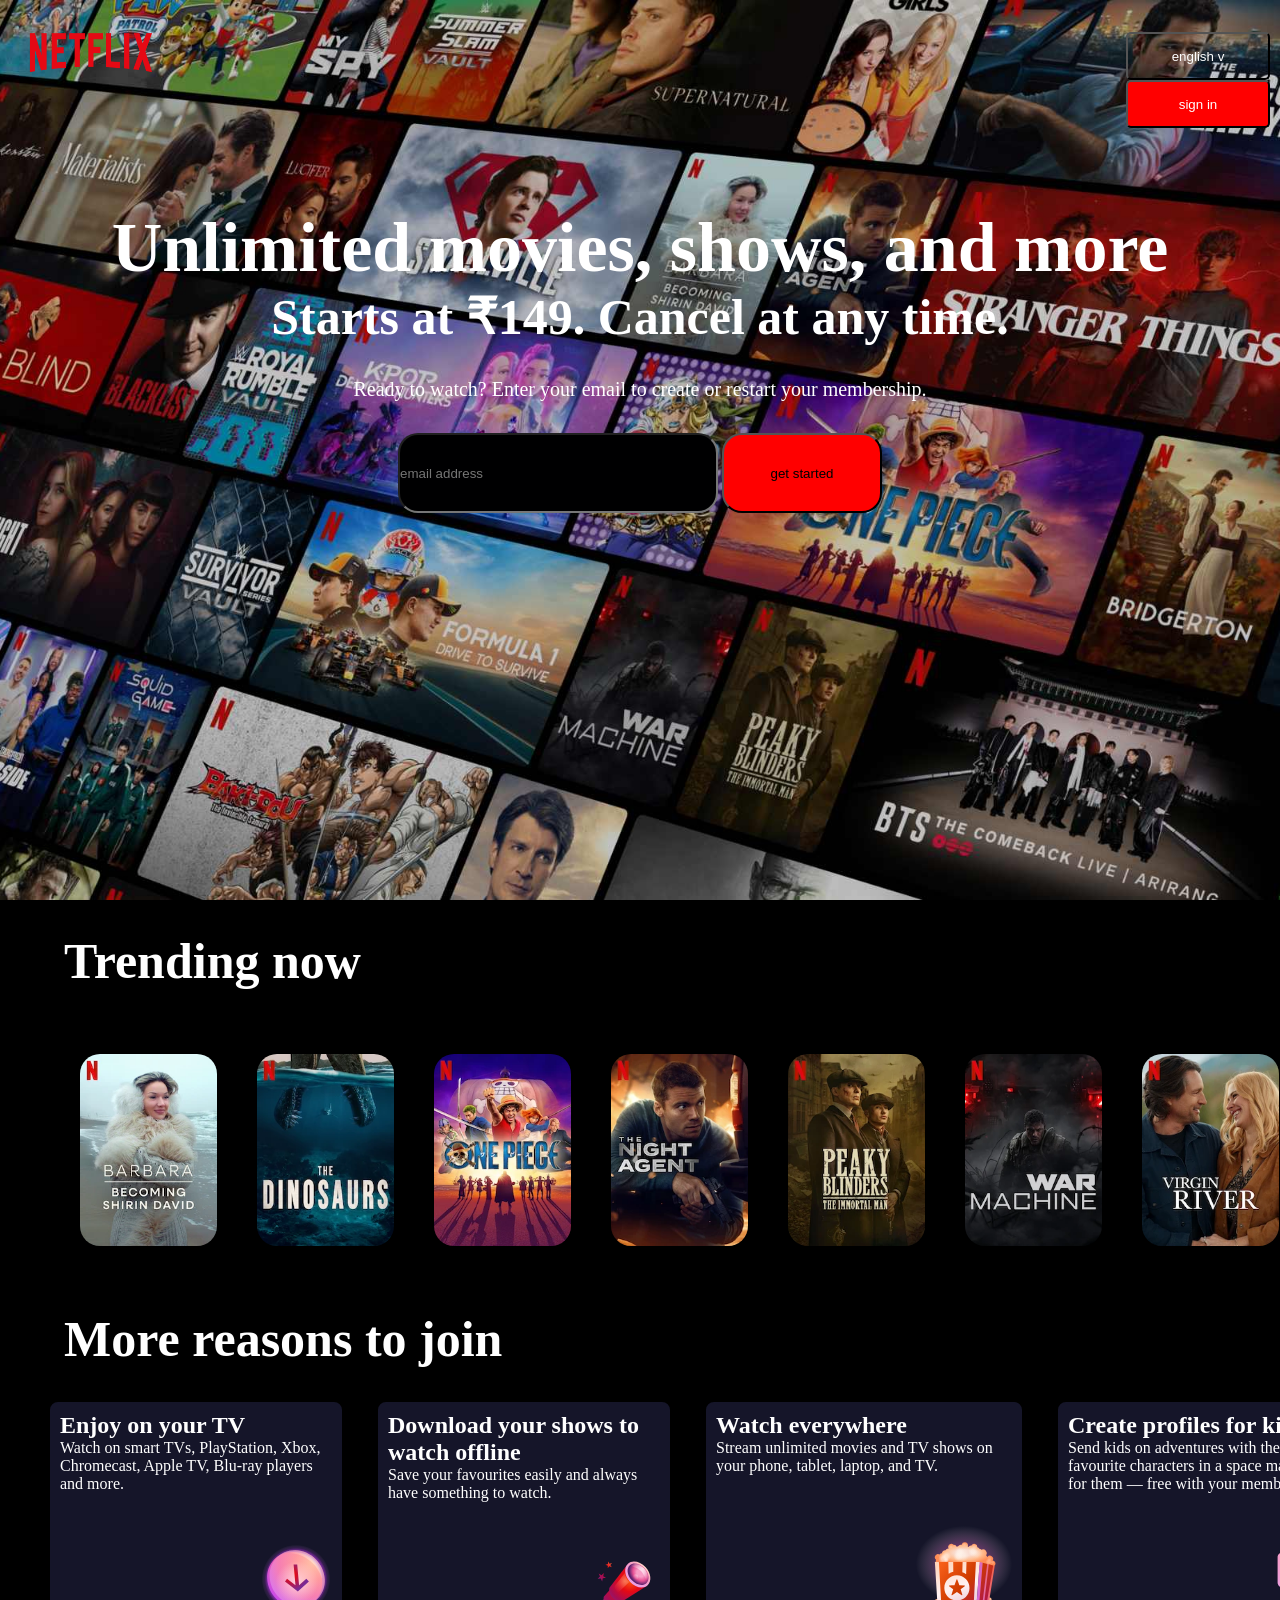
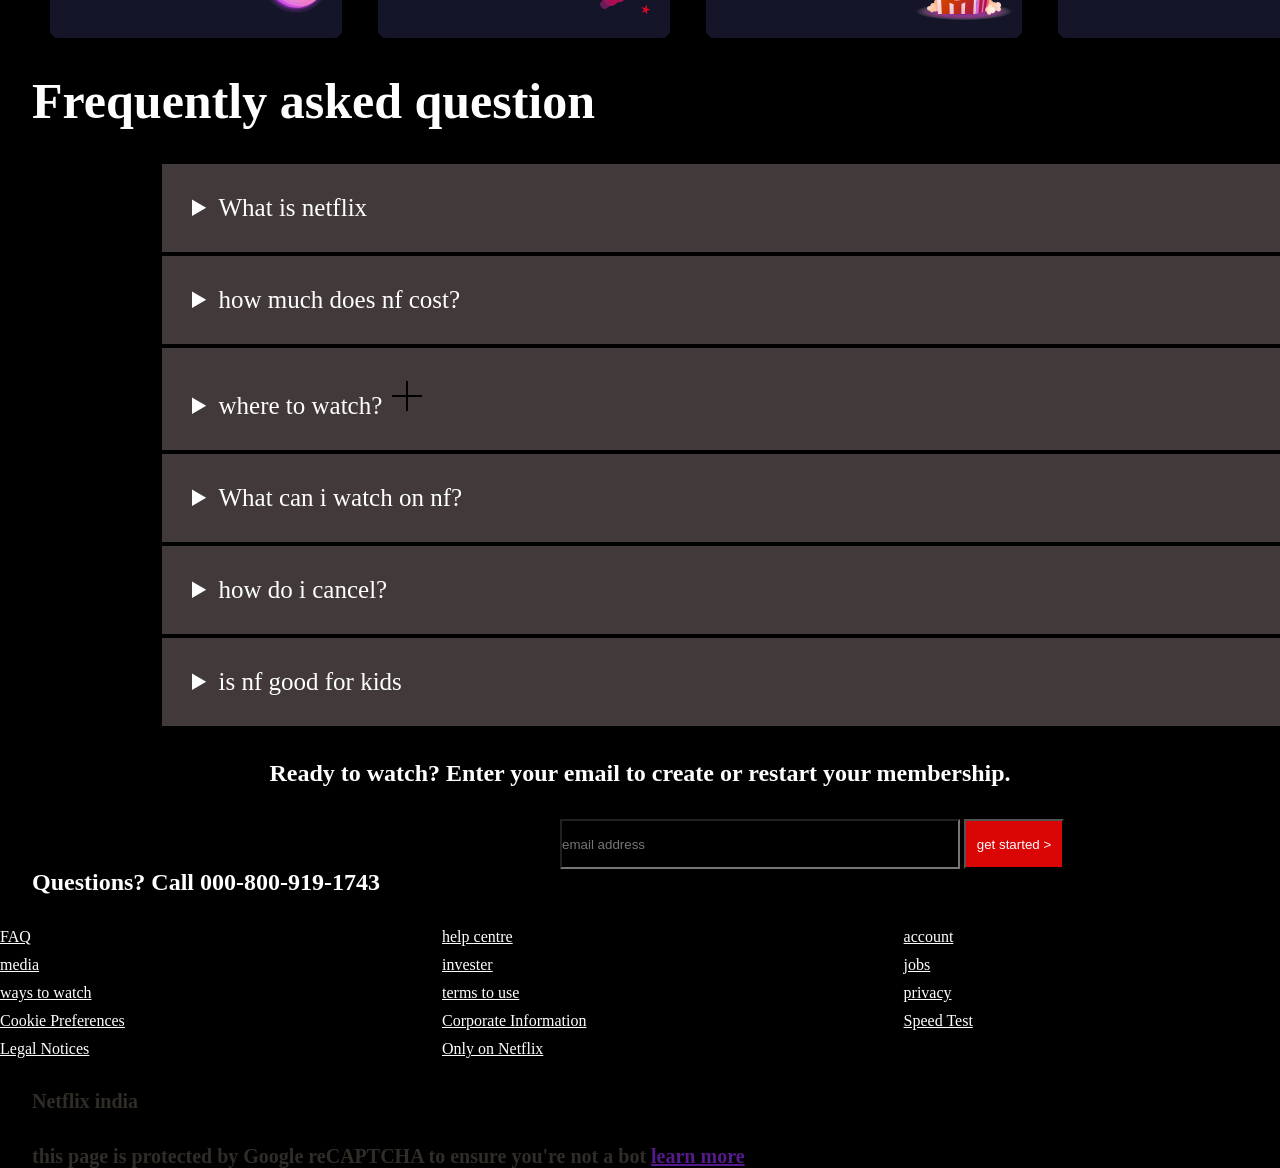
<file: netflex/index.html>
<!DOCTYPE html>
<html lang="en">
<head>
    <meta charset="UTF-8">
    <meta name="viewport" content="width=device-width, initial-scale=1.0">
    <title>Document</title>
    <link rel="stylesheet" href="./style.css">
    <style>
        .box{
            width: 350px;
            border: 2px solid black;
            border-radius: 10px;
            padding: 10px;
            background-color: rgb(21, 21, 41);
        }
        .box1{
            width: 1200px;
            border: 2px solid black;
            padding: 30px;
            background-color: rgb(66, 58, 58);
            margin-left: 10rem;
            font-size: 25px;
            
        }
    </style>
</head>
<body>
  
    <header class="header">
          <nav>
        <div >
            <img src="./img/toppng.com-netflix-logo-2560x1440.png" alt="" class="logo">
        </div>
        <div class="navopt">
            <button class="opt">english v</button>
            <button class="opt1">sign in</button>
        </div>
    </nav>
    <section class="headers">
         <h1 class="h1">Unlimited movies, shows, and more</h1>
        <h3 class="h3">Starts at ₹149. Cancel at any time.</h3>
        <p>Ready to watch? Enter your email to create or restart your membership.</p>
        <div>
            <input class="butt" type="email" placeholder="email address">
        <button class="start">get started</button>
        </div>
        </section>
       </header>
        <main>
        <section>
        <h1 class="tit">Trending now</h1>
        <div class="imgs">
            <img class="movies" src="./img/AAAABaPwe1vzKUqdC6VVptzek-lSQBFXKrc2zWbwmhrb27L8Y23UIJlr0YIDPtnLF07soUQRPtnvDnZz5A99Y89mWd_deQoEmhqBl9OsGN9J6RDkVegvZXErZ8hCFGxvdGCRAPSh (1).webp" alt="">
            <img class="movies" src="./img/AAAABdwCN-UVqh_lpZO7YK7_u9m6BhZ1DRa6dKnrtB5iZk7crXNrHOj9KCL0KzBA8uWTAViq0wN6mn6OlZsDKe6_m3L0oV_XTREURwX9LQLHfnZfqyA-66rLWi4FN_y-7Kz5Crp8.webp" alt="">
            <img class="movies"  src="./img/AAAABcwMiAXNKvtzgN1Kx06ht1pT-yTXiVSQy0BKogrxRHkSiGZlRtWZbq2ROt1kkWqfM2PWVvgDNFMw73KTzVFP0dnMIY1MsQEVJIeBdS5U2PG52vbiBsX9ajBuOg6ZrWR1H_X-.webp" alt="">
            <img class="movies"  src="./img/AAAABd8ThhhZFczQuxhXg-s_mbY8I_nTg5ql8aqeKL3dGHDVWATazJ2WZw8joFUCT9fj6px3Uev34xyJFwrDo6J8L361vCM59aHJA6jGALni1U_pkGLwPamI59RMyriKxPkOcKEK.webp" alt="">
            <img class="movies"  src="./img/AAAABYZ5bqeqtOKJ-F_hpaLsJ1pvX5X1tQ0ULofSzrh0JLkMC4rjRXl0OiSq1UPEbB8uJWqFTkcPD2hLLePb304vbP1-bgpDr3mg-3zZk7X5zpr-6EHj7cKPS9tqO54Nb7IZCL0A.webp" alt="">
            <img class="movies" src="./img/AAAABT79Mi0iWWtYi-57TpyWlexVfLyGglHcQknKS_qF5RsRxldAflHZj1RiYT6895R-ssNAnKe-QpJV7de--OtapTkh6sGbuDOHCkq0XFA4_KVWvWDCn9_Ff9P-i2cGkBINRLBN.webp" alt="">
            <img class="movies" src="./img/AAAABe_LT7cNuIz9k1WP6obqpCAkzYSyQXfCKcznlnN85vh9hGrEgeslstSNxjHs35EILPk9CHAyErBcck1jt-VdfAf4eNU1HHQapsiqfm6dPzt_JghfZOdb0fLDcG_RQaVzRODk.webp" alt="">
            <img class="movies" src="./img/AAAABT79Mi0iWWtYi-57TpyWlexVfLyGglHcQknKS_qF5RsRxldAflHZj1RiYT6895R-ssNAnKe-QpJV7de--OtapTkh6sGbuDOHCkq0XFA4_KVWvWDCn9_Ff9P-i2cGkBINRLBN.webp" alt="">
            </section>
            <h1 class="head">More reasons to join</h1>
            <section class="featers">
               
                <div class="box">

                    <h1>Enjoy on your TV</h1>
                    <p>Watch on smart TVs, PlayStation, Xbox, Chromecast, Apple TV, Blu-ray players and more.</p>
                    <img src="./img/09a00f8c-6f67-4d0c-8c07-ac5b1426a3b1.svg" alt="">
                </div >
                <div class="box">
                    <h1>Download your shows to watch offline</h1>
                    <p>Save your favourites easily and always have something to watch.</p>
                    <img src="./img/879fb046-c0f9-4c07-aaa7-558248e138ff.svg" alt="">
                </div>
                <div class="box">
                    <h1>Watch everywhere</h1>
                    <p>Stream unlimited movies and TV shows on your phone, tablet, laptop, and TV.</p>
                    <img src="./img/8aa895fc-6528-4bbf-aa37-0634ec6c16f7.svg" alt="">
                </div>
                <div class="box">
                    <h1>Create profiles for kids</h1>
                    <p>Send kids on adventures with their favourite characters in a space made just for them — free with your membership.</p>
                    <img src="./img/8ce231fd-e261-4fb3-97dc-baa82702451a.svg" alt="">
                </div>
            </section>
                   <h1 class="head1">Frequently asked question</h1>
            <section class="questions">
                <details class="box1">
                    <summary>What is netflix</summary>
                    Netflix is a streaming service that offers a wide variety of award-winning TV shows, movies, anime, documentaries and more – on thousands of internet-connected devices.
                    You can watch as much as you want, whenever you want, without a single ad – all for one low monthly price. There's always something new to discover, and new TV shows and movies are added every week!
                </details>
                <details class="box1">
                    <summary>how much does nf cost?</summary>
                    Watch Netflix on your smartphone, tablet, Smart TV, laptop, or streaming device, all for one fixed monthly fee. Plans range from ₹149 to ₹649/month.
                </details>
                <details class="box1">
                    <summary>where to watch?
                        <img class="plus" src="./img/998287a1-e1ec-4a8d-8e5e-f6dbc5928e40.svg" alt="">
                    </summary>
                    Watch anywhere, anytime. Sign in with your Netflix account to watch instantly on the web at netflix.com from your personal computer or on any internet-connected device that offers the Netflix app, including smart TVs, smartphones, tablets, streaming media players and game consoles.
                    You can also download your favourite shows with the iOS or Android app. Use downloads to watch while you're on the go and without an internet connection. Take Netflix with you anywhere.
                </details>
                <details class="box1">
                    <summary>What can i watch on nf?</summary>
                    Netflix is a streaming service that offers a wide variety of award-winning TV shows, movies, anime, documentaries and more – on thousands of internet-connected devices.
                    You can watch as much as you want, whenever you want, without a single ad – all for one low monthly price. There's always something new to discover, and new TV shows and movies are added every week!
                </details>
                <details class="box1">
                    <summary>how do i cancel?</summary>
                    Watch Netflix on your smartphone, tablet, Smart TV, laptop, or streaming device, all for one fixed monthly fee. Plans range from ₹149 to ₹649/month.
                </details>
                <details class="box1">
                    <summary>is nf good for kids</summary>
                    Watch anywhere, anytime. Sign in with your Netflix account to watch instantly on the web at netflix.com from your personal computer or on any internet-connected device that offers the Netflix app, including smart TVs, smartphones, tablets, streaming media players and game consoles.
                    You can also download your favourite shows with the iOS or Android app. Use downloads to watch while you're on the go and without an internet connection. Take Netflix with you anywhere.
                </details>

            </section>
            <footer>
        <section>
            <h1>Ready to watch? Enter your email to create or restart your membership.</h1>
            <div class="last">
                <input class="mail" type="email" placeholder="email address">
            <button class="startm">get started ></button>
            </div>
        </section>
        <h2 class="ll">Questions? Call 000-800-919-1743</h2>
        <section>
            <ul class="abouts">
                <li><a href="">FAQ</a></li>
                <li><a href="">help centre</a></li>
                <li><a href="">account</a></li>
                <li><a href="">media</a></li>
                <li><a href="">invester</a></li>
                <li><a href="">jobs</a></li>
                <li><a href="">ways to watch</a></li>
                <li><a href="">terms to use</a></li>
                <li><a href="">privacy</a></li>
                <li><a href="">Cookie Preferences</a></li>
                <li><a href="">Corporate Information</a></li>
                <li><a href="">Speed Test</a></li>
                <li><a href="">Legal Notices</a></li>
                <li><a href="">Only on Netflix</a></li>
            </ul>

        </section>
        <h1 class="oo">Netflix india</h1>
        <h1 class="oo">this page is protected by Google reCAPTCHA to ensure you're not a bot <a href="">learn more</a></h1>
      </footer>
      
       </main>
      
    
</body>
</html>
</file>
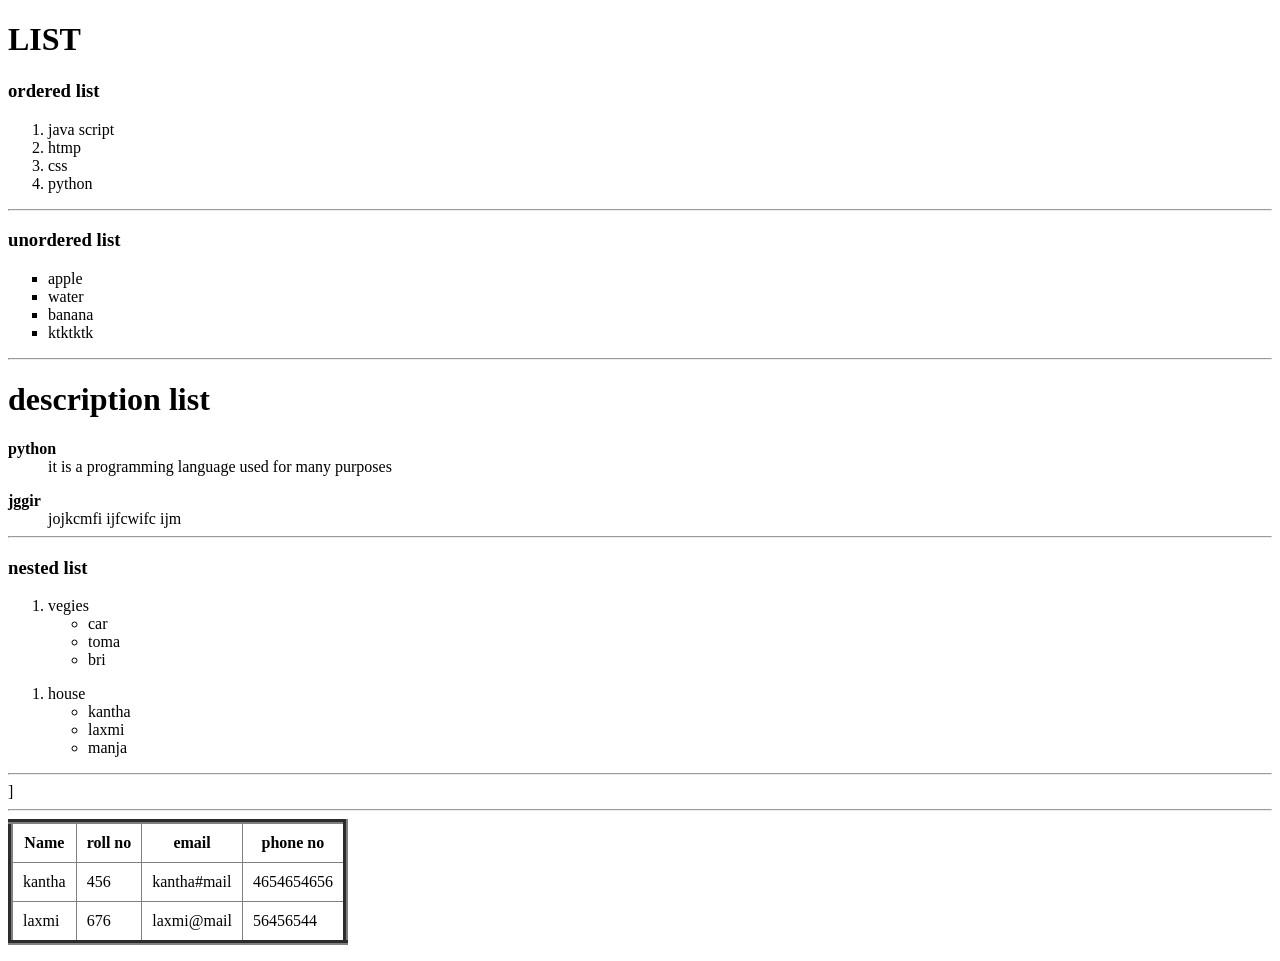
<file: day1.html>
<!DOCTYPE html>
<html lang="en">
<head>
    <meta charset="UTF-8">
    <meta name="viewport" content="width=device-width, initial-scale=1.0">
    <title>Document</title>
</head>
<body>
    <h1>LIST</h1>
    <h3>ordered list</h3>
    <ol type="1" start="">
        <!-- type= 1,A,a,I,i start = to start from where  the count should start from -->
        <li>java script</li>
        <li>htmp</li>
        <li>css</li>
        <li>python</li>
    </ol>


    <hr>

    <h3>unordered list</h3>
    <ul type="square">   
        <!-- square,circle,disc  -->
        <li>apple</li>
        <li>water</li>
        <li>banana</li>
        <li>ktktktk</li>
    </ul>

    <hr>


    <h1>description list</h1>
    <dl>
        <dt><b>python</b></dt>
        <dd>it is a programming language used for many purposes</dd>
    </dl>

<dl>
    <dt><b>jggir</b></dt>
    <dd>jojkcmfi ijfcwifc ijm</dd>

    <hr>

    <h3>nested list</h3>

    <ol>
        <li>vegies</li>
        <ul>
            <li>car</li>
            <li>toma</li>
            <li>bri</li>
        </ul>
        
    </ol>
    <ol>
        <li>house</li>
        <ul>
            <li>kantha</li>
            <li>laxmi</li>
            <li>manja</li>
        </ul>
    </ol>

    <hr>]
    <hr>


    <table border="5"  cellpadding="10" cellspacing="10" rules='all'>
        <tr>
        <th>Name</th>
        <th>roll no</th>
        <th>email</th>
        <th>phone no</th>
        </tr>
        <tr>
        <td>kantha</td>
        <td>456</td>
        <td>kantha#mail</td>
        <td>4654654656</td>
        </tr>
        <tr>
            <td>laxmi</td>
            <td>676</td>
            <td>laxmi@mail</td>
            <td>56456544</td>
        </tr>
    </table>

</dl>
</body>
</html>
</file>
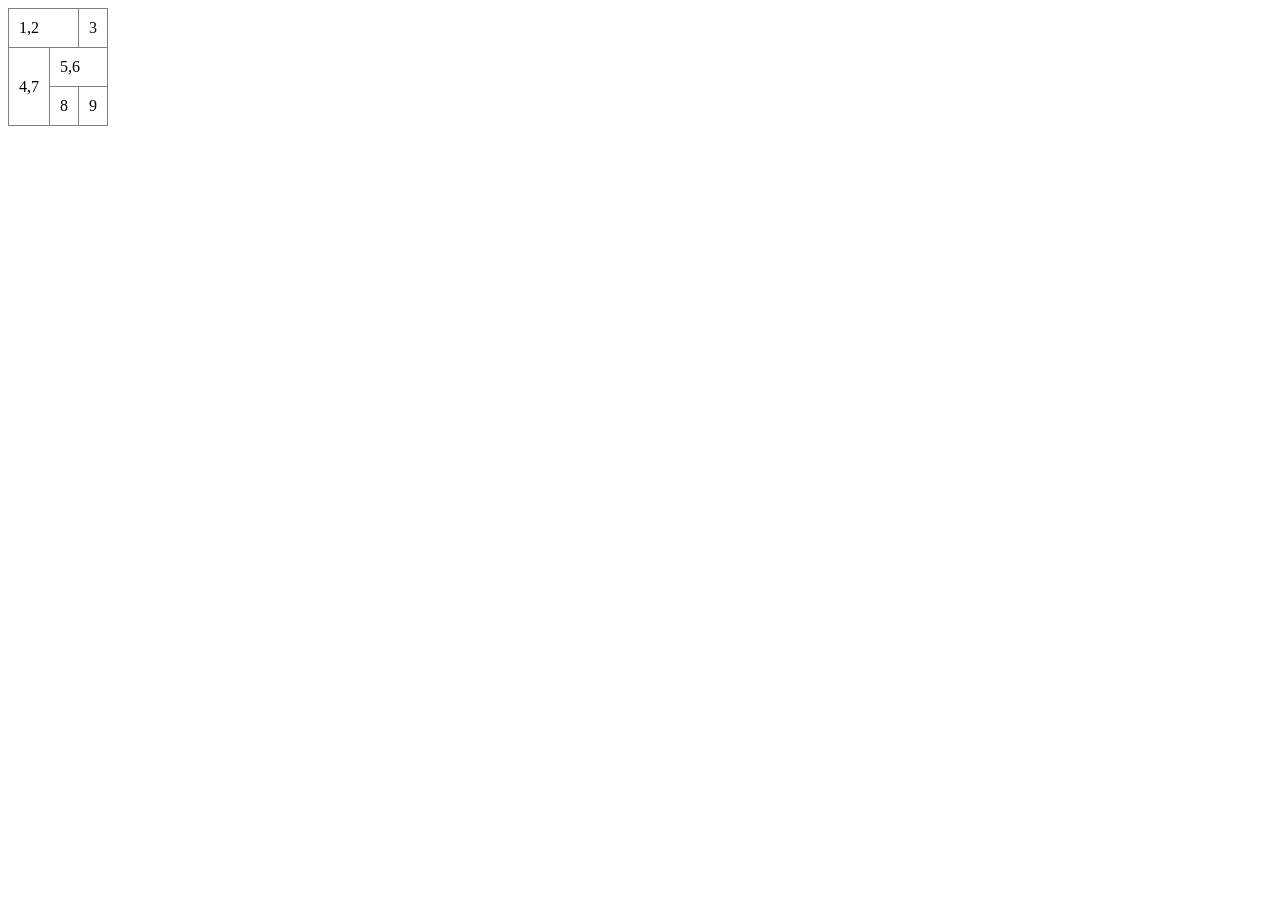
<file: day2.html>
<!DOCTYPE html>
<html lang="en">
<head>
    <meta charset="UTF-8">
    <meta name="viewport" content="width=device-width, initial-scale=1.0">
    <title>Document</title>
</head>
<body>
    <table border="1" cellpadding="10" cellspacing="10" rules="all">
        <thead>
            <tr>
                <td colspan="2">1,2</td>
                
                <td>3</td>
            </tr>
        </thead>
        <tbody>
           <tr>
                <td rowspan="2">4,7</td>
                <td colspan="2">5,6</td>
            
            </tr>
            <tr>
               
                <td>8</td>
                <td>9</td>
            </tr>

        </tbody>
         
        
    </table>
</body>
</html>
</file>
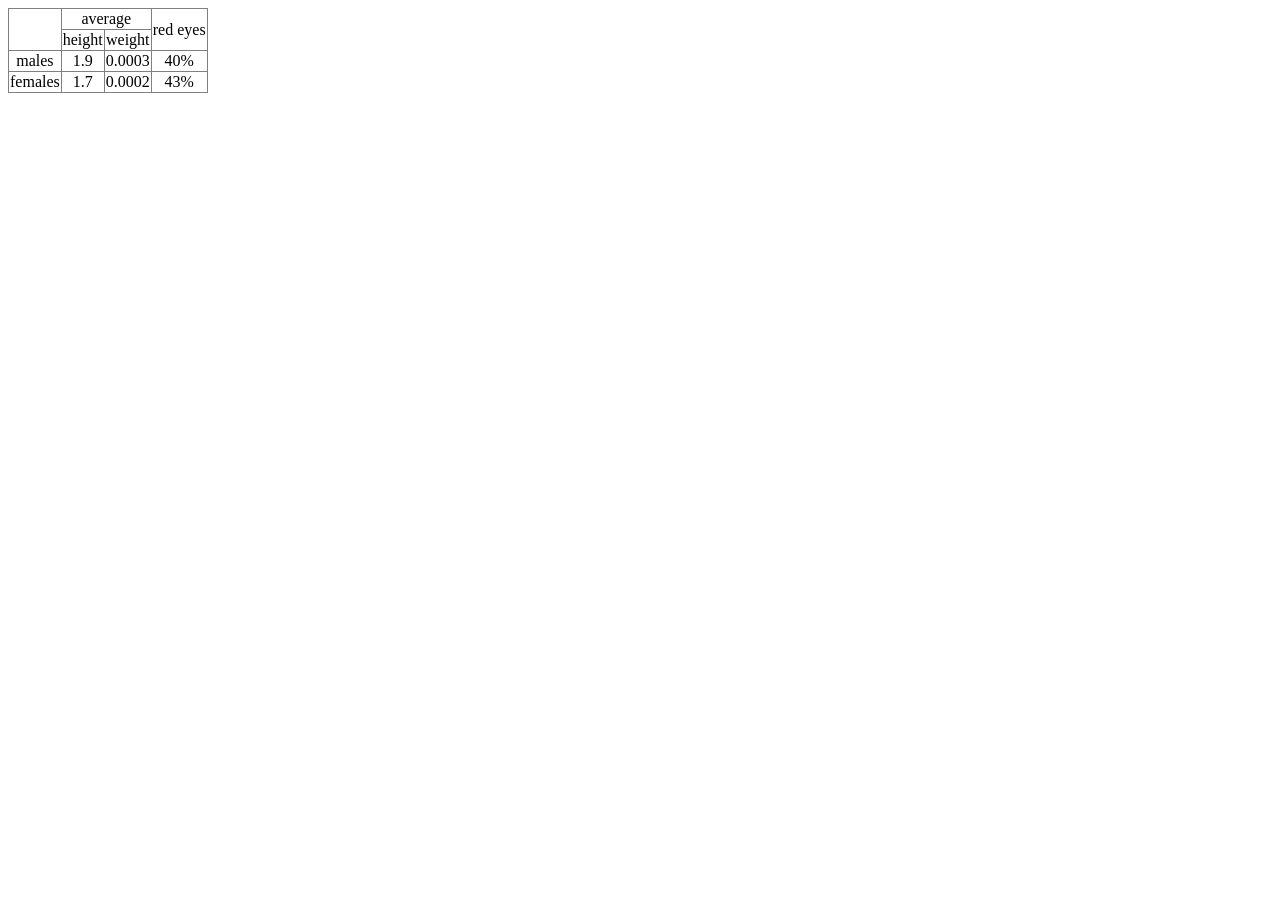
<file: day2p1.html>
<!DOCTYPE html>
<html lang="en">
<head>
    <meta charset="UTF-8">
    <meta name="viewport" content="width=, initial-scale=1.0">
    <title>Document</title>
</head>
<body>
    <table border="1" rules="all" style="text-align: center;">
        <thead>
            <tr>
                <td rowspan="2">   </td>
                <td colspan="2">average</td>
                <td rowspan="2">red  eyes</td>

            </tr>
            <tr>
                
                <td> height</td>
                <td> weight</td>
            </tr>
        </thead>
        <tbody>
            <tr>
                <td>males</td>
                <td>1.9</td>
                <td>0.0003</td>
                <td>40%</td>
                
            </tr>
            <tr>
                <td>females</td>
                <td>1.7</td>
                <td>0.0002</td>
                <td>43%</td>
            </tr>
        </tbody>
    </table>
</body>
</html>
</file>
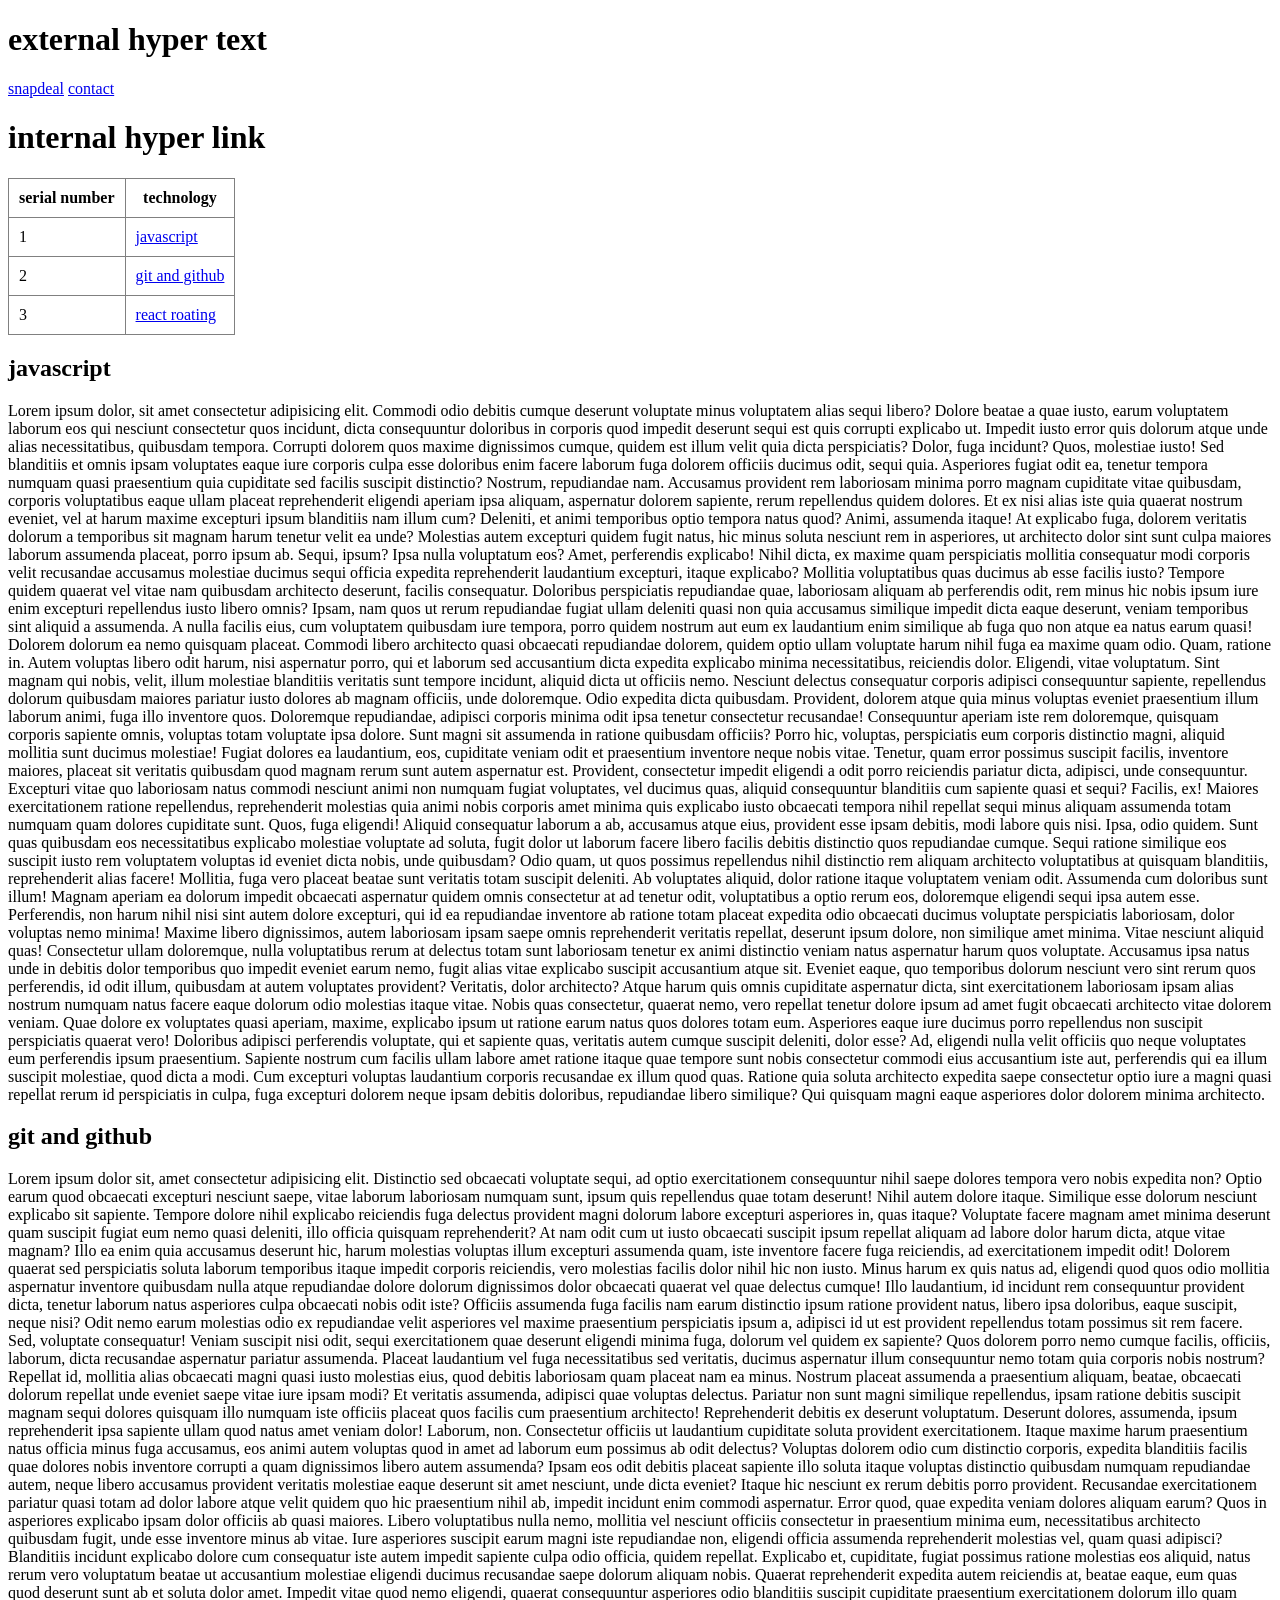
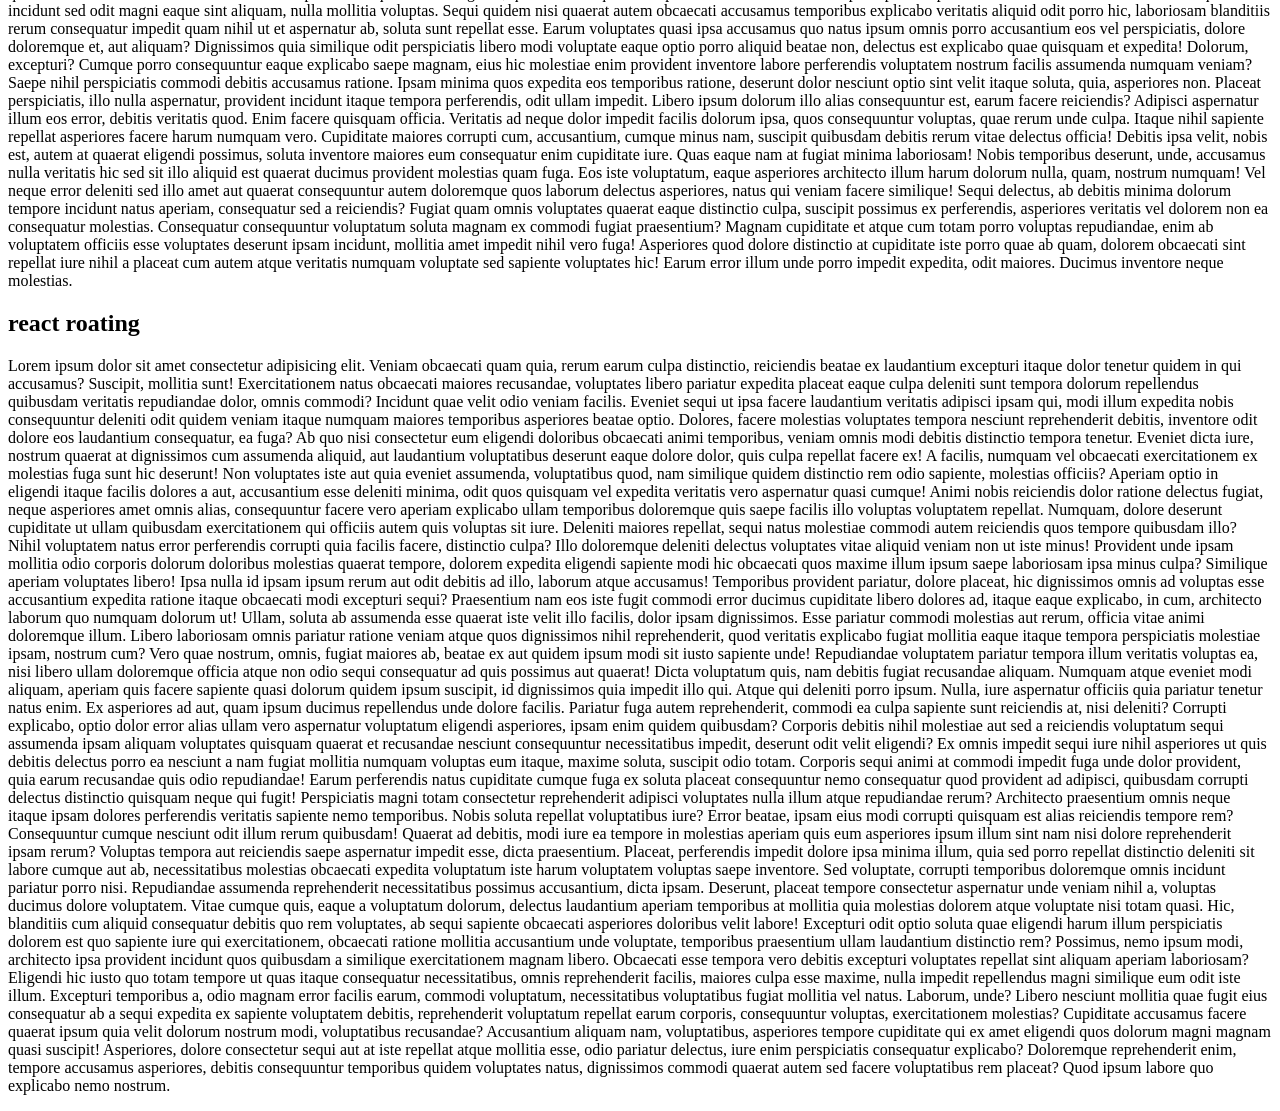
<file: day3.html>
<!DOCTYPE html>
<html lang="en">
<head>
    <meta charset="UTF-8">
    <meta name="viewport" content="width=device-width, initial-scale=1.0">
    <title>Document</title>
</head>
<body>
    <h1> external hyper text</h1>
    <a href="http://www.snapdeal.com">snapdeal</a>
    <a href="./contact">contact</a>
     <h1>internal hyper link</h1>
     <table border="1" cellpadding="10" rules="all">
        <tr>
            <th>serial number</th>
            <th>technology</th>
        </tr>
        <tr>
          <td>1</td>
            <td><a href="#js">javascript</a></td>
        </tr>
        <tr>
            <td>2</td>
            <td><a href="#gg">git and github</a></td>
        </tr>
        <tr>
            <td>3</td>
            <td><a href="#rr">react roating</a></td>
        </tr>
     </table>

     <h2 id="js">javascript</h2>
     <p>Lorem ipsum dolor, sit amet consectetur adipisicing elit. Commodi odio debitis cumque deserunt voluptate minus voluptatem alias sequi libero? Dolore beatae a quae iusto, earum voluptatem laborum eos qui nesciunt consectetur quos incidunt, dicta consequuntur doloribus in corporis quod impedit deserunt sequi est quis corrupti explicabo ut. Impedit iusto error quis dolorum atque unde alias necessitatibus, quibusdam tempora. Corrupti dolorem quos maxime dignissimos cumque, quidem est illum velit quia dicta perspiciatis? Dolor, fuga incidunt? Quos, molestiae iusto! Sed blanditiis et omnis ipsam voluptates eaque iure corporis culpa esse doloribus enim facere laborum fuga dolorem officiis ducimus odit, sequi quia. Asperiores fugiat odit ea, tenetur tempora numquam quasi praesentium quia cupiditate sed facilis suscipit distinctio? Nostrum, repudiandae nam. Accusamus provident rem laboriosam minima porro magnam cupiditate vitae quibusdam, corporis voluptatibus eaque ullam placeat reprehenderit eligendi aperiam ipsa aliquam, aspernatur dolorem sapiente, rerum repellendus quidem dolores. Et ex nisi alias iste quia quaerat nostrum eveniet, vel at harum maxime excepturi ipsum blanditiis nam illum cum? Deleniti, et animi temporibus optio tempora natus quod? Animi, assumenda itaque! At explicabo fuga, dolorem veritatis dolorum a temporibus sit magnam harum tenetur velit ea unde? Molestias autem excepturi quidem fugit natus, hic minus soluta nesciunt rem in asperiores, ut architecto dolor sint sunt culpa maiores laborum assumenda placeat, porro ipsum ab. Sequi, ipsum? Ipsa nulla voluptatum eos? Amet, perferendis explicabo! Nihil dicta, ex maxime quam perspiciatis mollitia consequatur modi corporis velit recusandae accusamus molestiae ducimus sequi officia expedita reprehenderit laudantium excepturi, itaque explicabo? Mollitia voluptatibus quas ducimus ab esse facilis iusto? Tempore quidem quaerat vel vitae nam quibusdam architecto deserunt, facilis consequatur. Doloribus perspiciatis repudiandae quae, laboriosam aliquam ab perferendis odit, rem minus hic nobis ipsum iure enim excepturi repellendus iusto libero omnis? Ipsam, nam quos ut rerum repudiandae fugiat ullam deleniti quasi non quia accusamus similique impedit dicta eaque deserunt, veniam temporibus sint aliquid a assumenda. A nulla facilis eius, cum voluptatem quibusdam iure tempora, porro quidem nostrum aut eum ex laudantium enim similique ab fuga quo non atque ea natus earum quasi! Dolorem dolorum ea nemo quisquam placeat. Commodi libero architecto quasi obcaecati repudiandae dolorem, quidem optio ullam voluptate harum nihil fuga ea maxime quam odio. Quam, ratione in. Autem voluptas libero odit harum, nisi aspernatur porro, qui et laborum sed accusantium dicta expedita explicabo minima necessitatibus, reiciendis dolor. Eligendi, vitae voluptatum. Sint magnam qui nobis, velit, illum molestiae blanditiis veritatis sunt tempore incidunt, aliquid dicta ut officiis nemo. Nesciunt delectus consequatur corporis adipisci consequuntur sapiente, repellendus dolorum quibusdam maiores pariatur iusto dolores ab magnam officiis, unde doloremque. Odio expedita dicta quibusdam. Provident, dolorem atque quia minus voluptas eveniet praesentium illum laborum animi, fuga illo inventore quos. Doloremque repudiandae, adipisci corporis minima odit ipsa tenetur consectetur recusandae! Consequuntur aperiam iste rem doloremque, quisquam corporis sapiente omnis, voluptas totam voluptate ipsa dolore. Sunt magni sit assumenda in ratione quibusdam officiis? Porro hic, voluptas, perspiciatis eum corporis distinctio magni, aliquid mollitia sunt ducimus molestiae! Fugiat dolores ea laudantium, eos, cupiditate veniam odit et praesentium inventore neque nobis vitae. Tenetur, quam error possimus suscipit facilis, inventore maiores, placeat sit veritatis quibusdam quod magnam rerum sunt autem aspernatur est. Provident, consectetur impedit eligendi a odit porro reiciendis pariatur dicta, adipisci, unde consequuntur. Excepturi vitae quo laboriosam natus commodi nesciunt animi non numquam fugiat voluptates, vel ducimus quas, aliquid consequuntur blanditiis cum sapiente quasi et sequi? Facilis, ex! Maiores exercitationem ratione repellendus, reprehenderit molestias quia animi nobis corporis amet minima quis explicabo iusto obcaecati tempora nihil repellat sequi minus aliquam assumenda totam numquam quam dolores cupiditate sunt. Quos, fuga eligendi! Aliquid consequatur laborum a ab, accusamus atque eius, provident esse ipsam debitis, modi labore quis nisi. Ipsa, odio quidem. Sunt quas quibusdam eos necessitatibus explicabo molestiae voluptate ad soluta, fugit dolor ut laborum facere libero facilis debitis distinctio quos repudiandae cumque. Sequi ratione similique eos suscipit iusto rem voluptatem voluptas id eveniet dicta nobis, unde quibusdam? Odio quam, ut quos possimus repellendus nihil distinctio rem aliquam architecto voluptatibus at quisquam blanditiis, reprehenderit alias facere! Mollitia, fuga vero placeat beatae sunt veritatis totam suscipit deleniti. Ab voluptates aliquid, dolor ratione itaque voluptatem veniam odit. Assumenda cum doloribus sunt illum! Magnam aperiam ea dolorum impedit obcaecati aspernatur quidem omnis consectetur at ad tenetur odit, voluptatibus a optio rerum eos, doloremque eligendi sequi ipsa autem esse. Perferendis, non harum nihil nisi sint autem dolore excepturi, qui id ea repudiandae inventore ab ratione totam placeat expedita odio obcaecati ducimus voluptate perspiciatis laboriosam, dolor voluptas nemo minima! Maxime libero dignissimos, autem laboriosam ipsam saepe omnis reprehenderit veritatis repellat, deserunt ipsum dolore, non similique amet minima. Vitae nesciunt aliquid quas! Consectetur ullam doloremque, nulla voluptatibus rerum at delectus totam sunt laboriosam tenetur ex animi distinctio veniam natus aspernatur harum quos voluptate. Accusamus ipsa natus unde in debitis dolor temporibus quo impedit eveniet earum nemo, fugit alias vitae explicabo suscipit accusantium atque sit. Eveniet eaque, quo temporibus dolorum nesciunt vero sint rerum quos perferendis, id odit illum, quibusdam at autem voluptates provident? Veritatis, dolor architecto? Atque harum quis omnis cupiditate aspernatur dicta, sint exercitationem laboriosam ipsam alias nostrum numquam natus facere eaque dolorum odio molestias itaque vitae. Nobis quas consectetur, quaerat nemo, vero repellat tenetur dolore ipsum ad amet fugit obcaecati architecto vitae dolorem veniam. Quae dolore ex voluptates quasi aperiam, maxime, explicabo ipsum ut ratione earum natus quos dolores totam eum. Asperiores eaque iure ducimus porro repellendus non suscipit perspiciatis quaerat vero! Doloribus adipisci perferendis voluptate, qui et sapiente quas, veritatis autem cumque suscipit deleniti, dolor esse? Ad, eligendi nulla velit officiis quo neque voluptates eum perferendis ipsum praesentium. Sapiente nostrum cum facilis ullam labore amet ratione itaque quae tempore sunt nobis consectetur commodi eius accusantium iste aut, perferendis qui ea illum suscipit molestiae, quod dicta a modi. Cum excepturi voluptas laudantium corporis recusandae ex illum quod quas. Ratione quia soluta architecto expedita saepe consectetur optio iure a magni quasi repellat rerum id perspiciatis in culpa, fuga excepturi dolorem neque ipsam debitis doloribus, repudiandae libero similique? Qui quisquam magni eaque asperiores dolor dolorem minima architecto.
     </p>

     <h2 id="gg">git and github</h2>
     <p>Lorem ipsum dolor sit, amet consectetur adipisicing elit. Distinctio sed obcaecati voluptate sequi, ad optio exercitationem consequuntur nihil saepe dolores tempora vero nobis expedita non? Optio earum quod obcaecati excepturi nesciunt saepe, vitae laborum laboriosam numquam sunt, ipsum quis repellendus quae totam deserunt! Nihil autem dolore itaque. Similique esse dolorum nesciunt explicabo sit sapiente. Tempore dolore nihil explicabo reiciendis fuga delectus provident magni dolorum labore excepturi asperiores in, quas itaque? Voluptate facere magnam amet minima deserunt quam suscipit fugiat eum nemo quasi deleniti, illo officia quisquam reprehenderit? At nam odit cum ut iusto obcaecati suscipit ipsum repellat aliquam ad labore dolor harum dicta, atque vitae magnam? Illo ea enim quia accusamus deserunt hic, harum molestias voluptas illum excepturi assumenda quam, iste inventore facere fuga reiciendis, ad exercitationem impedit odit! Dolorem quaerat sed perspiciatis soluta laborum temporibus itaque impedit corporis reiciendis, vero molestias facilis dolor nihil hic non iusto. Minus harum ex quis natus ad, eligendi quod quos odio mollitia aspernatur inventore quibusdam nulla atque repudiandae dolore dolorum dignissimos dolor obcaecati quaerat vel quae delectus cumque! Illo laudantium, id incidunt rem consequuntur provident dicta, tenetur laborum natus asperiores culpa obcaecati nobis odit iste? Officiis assumenda fuga facilis nam earum distinctio ipsum ratione provident natus, libero ipsa doloribus, eaque suscipit, neque nisi? Odit nemo earum molestias odio ex repudiandae velit asperiores vel maxime praesentium perspiciatis ipsum a, adipisci id ut est provident repellendus totam possimus sit rem facere. Sed, voluptate consequatur! Veniam suscipit nisi odit, sequi exercitationem quae deserunt eligendi minima fuga, dolorum vel quidem ex sapiente? Quos dolorem porro nemo cumque facilis, officiis, laborum, dicta recusandae aspernatur pariatur assumenda. Placeat laudantium vel fuga necessitatibus sed veritatis, ducimus aspernatur illum consequuntur nemo totam quia corporis nobis nostrum? Repellat id, mollitia alias obcaecati magni quasi iusto molestias eius, quod debitis laboriosam quam placeat nam ea minus. Nostrum placeat assumenda a praesentium aliquam, beatae, obcaecati dolorum repellat unde eveniet saepe vitae iure ipsam modi? Et veritatis assumenda, adipisci quae voluptas delectus. Pariatur non sunt magni similique repellendus, ipsam ratione debitis suscipit magnam sequi dolores quisquam illo numquam iste officiis placeat quos facilis cum praesentium architecto! Reprehenderit debitis ex deserunt voluptatum. Deserunt dolores, assumenda, ipsum reprehenderit ipsa sapiente ullam quod natus amet veniam dolor! Laborum, non. Consectetur officiis ut laudantium cupiditate soluta provident exercitationem. Itaque maxime harum praesentium natus officia minus fuga accusamus, eos animi autem voluptas quod in amet ad laborum eum possimus ab odit delectus? Voluptas dolorem odio cum distinctio corporis, expedita blanditiis facilis quae dolores nobis inventore corrupti a quam dignissimos libero autem assumenda? Ipsam eos odit debitis placeat sapiente illo soluta itaque voluptas distinctio quibusdam numquam repudiandae autem, neque libero accusamus provident veritatis molestiae eaque deserunt sit amet nesciunt, unde dicta eveniet? Itaque hic nesciunt ex rerum debitis porro provident. Recusandae exercitationem pariatur quasi totam ad dolor labore atque velit quidem quo hic praesentium nihil ab, impedit incidunt enim commodi aspernatur. Error quod, quae expedita veniam dolores aliquam earum? Quos in asperiores explicabo ipsam dolor officiis ab quasi maiores. Libero voluptatibus nulla nemo, mollitia vel nesciunt officiis consectetur in praesentium minima eum, necessitatibus architecto quibusdam fugit, unde esse inventore minus ab vitae. Iure asperiores suscipit earum magni iste repudiandae non, eligendi officia assumenda reprehenderit molestias vel, quam quasi adipisci? Blanditiis incidunt explicabo dolore cum consequatur iste autem impedit sapiente culpa odio officia, quidem repellat. Explicabo et, cupiditate, fugiat possimus ratione molestias eos aliquid, natus rerum vero voluptatum beatae ut accusantium molestiae eligendi ducimus recusandae saepe dolorum aliquam nobis. Quaerat reprehenderit expedita autem reiciendis at, beatae eaque, eum quas quod deserunt sunt ab et soluta dolor amet. Impedit vitae quod nemo eligendi, quaerat consequuntur asperiores odio blanditiis suscipit cupiditate praesentium exercitationem dolorum illo quam incidunt sed odit magni eaque sint aliquam, nulla mollitia voluptas. Sequi quidem nisi quaerat autem obcaecati accusamus temporibus explicabo veritatis aliquid odit porro hic, laboriosam blanditiis rerum consequatur impedit quam nihil ut et aspernatur ab, soluta sunt repellat esse. Earum voluptates quasi ipsa accusamus quo natus ipsum omnis porro accusantium eos vel perspiciatis, dolore doloremque et, aut aliquam? Dignissimos quia similique odit perspiciatis libero modi voluptate eaque optio porro aliquid beatae non, delectus est explicabo quae quisquam et expedita! Dolorum, excepturi? Cumque porro consequuntur eaque explicabo saepe magnam, eius hic molestiae enim provident inventore labore perferendis voluptatem nostrum facilis assumenda numquam veniam? Saepe nihil perspiciatis commodi debitis accusamus ratione. Ipsam minima quos expedita eos temporibus ratione, deserunt dolor nesciunt optio sint velit itaque soluta, quia, asperiores non. Placeat perspiciatis, illo nulla aspernatur, provident incidunt itaque tempora perferendis, odit ullam impedit. Libero ipsum dolorum illo alias consequuntur est, earum facere reiciendis? Adipisci aspernatur illum eos error, debitis veritatis quod. Enim facere quisquam officia. Veritatis ad neque dolor impedit facilis dolorum ipsa, quos consequuntur voluptas, quae rerum unde culpa. Itaque nihil sapiente repellat asperiores facere harum numquam vero. Cupiditate maiores corrupti cum, accusantium, cumque minus nam, suscipit quibusdam debitis rerum vitae delectus officia! Debitis ipsa velit, nobis est, autem at quaerat eligendi possimus, soluta inventore maiores eum consequatur enim cupiditate iure. Quas eaque nam at fugiat minima laboriosam! Nobis temporibus deserunt, unde, accusamus nulla veritatis hic sed sit illo aliquid est quaerat ducimus provident molestias quam fuga. Eos iste voluptatum, eaque asperiores architecto illum harum dolorum nulla, quam, nostrum numquam! Vel neque error deleniti sed illo amet aut quaerat consequuntur autem doloremque quos laborum delectus asperiores, natus qui veniam facere similique! Sequi delectus, ab debitis minima dolorum tempore incidunt natus aperiam, consequatur sed a reiciendis? Fugiat quam omnis voluptates quaerat eaque distinctio culpa, suscipit possimus ex perferendis, asperiores veritatis vel dolorem non ea consequatur molestias. Consequatur consequuntur voluptatum soluta magnam ex commodi fugiat praesentium? Magnam cupiditate et atque cum totam porro voluptas repudiandae, enim ab voluptatem officiis esse voluptates deserunt ipsam incidunt, mollitia amet impedit nihil vero fuga! Asperiores quod dolore distinctio at cupiditate iste porro quae ab quam, dolorem obcaecati sint repellat iure nihil a placeat cum autem atque veritatis numquam voluptate sed sapiente voluptates hic! Earum error illum unde porro impedit expedita, odit maiores. Ducimus inventore neque molestias.
     </p>

     <h2 id="rr">react roating</h2>
     <p>Lorem ipsum dolor sit amet consectetur adipisicing elit. Veniam obcaecati quam quia, rerum earum culpa distinctio, reiciendis beatae ex laudantium excepturi itaque dolor tenetur quidem in qui accusamus? Suscipit, mollitia sunt! Exercitationem natus obcaecati maiores recusandae, voluptates libero pariatur expedita placeat eaque culpa deleniti sunt tempora dolorum repellendus quibusdam veritatis repudiandae dolor, omnis commodi? Incidunt quae velit odio veniam facilis. Eveniet sequi ut ipsa facere laudantium veritatis adipisci ipsam qui, modi illum expedita nobis consequuntur deleniti odit quidem veniam itaque numquam maiores temporibus asperiores beatae optio. Dolores, facere molestias voluptates tempora nesciunt reprehenderit debitis, inventore odit dolore eos laudantium consequatur, ea fuga? Ab quo nisi consectetur eum eligendi doloribus obcaecati animi temporibus, veniam omnis modi debitis distinctio tempora tenetur. Eveniet dicta iure, nostrum quaerat at dignissimos cum assumenda aliquid, aut laudantium voluptatibus deserunt eaque dolore dolor, quis culpa repellat facere ex! A facilis, numquam vel obcaecati exercitationem ex molestias fuga sunt hic deserunt! Non voluptates iste aut quia eveniet assumenda, voluptatibus quod, nam similique quidem distinctio rem odio sapiente, molestias officiis? Aperiam optio in eligendi itaque facilis dolores a aut, accusantium esse deleniti minima, odit quos quisquam vel expedita veritatis vero aspernatur quasi cumque! Animi nobis reiciendis dolor ratione delectus fugiat, neque asperiores amet omnis alias, consequuntur facere vero aperiam explicabo ullam temporibus doloremque quis saepe facilis illo voluptas voluptatem repellat. Numquam, dolore deserunt cupiditate ut ullam quibusdam exercitationem qui officiis autem quis voluptas sit iure. Deleniti maiores repellat, sequi natus molestiae commodi autem reiciendis quos tempore quibusdam illo? Nihil voluptatem natus error perferendis corrupti quia facilis facere, distinctio culpa? Illo doloremque deleniti delectus voluptates vitae aliquid veniam non ut iste minus! Provident unde ipsam mollitia odio corporis dolorum doloribus molestias quaerat tempore, dolorem expedita eligendi sapiente modi hic obcaecati quos maxime illum ipsum saepe laboriosam ipsa minus culpa? Similique aperiam voluptates libero! Ipsa nulla id ipsam ipsum rerum aut odit debitis ad illo, laborum atque accusamus! Temporibus provident pariatur, dolore placeat, hic dignissimos omnis ad voluptas esse accusantium expedita ratione itaque obcaecati modi excepturi sequi? Praesentium nam eos iste fugit commodi error ducimus cupiditate libero dolores ad, itaque eaque explicabo, in cum, architecto laborum quo numquam dolorum ut! Ullam, soluta ab assumenda esse quaerat iste velit illo facilis, dolor ipsam dignissimos. Esse pariatur commodi molestias aut rerum, officia vitae animi doloremque illum. Libero laboriosam omnis pariatur ratione veniam atque quos dignissimos nihil reprehenderit, quod veritatis explicabo fugiat mollitia eaque itaque tempora perspiciatis molestiae ipsam, nostrum cum? Vero quae nostrum, omnis, fugiat maiores ab, beatae ex aut quidem ipsum modi sit iusto sapiente unde! Repudiandae voluptatem pariatur tempora illum veritatis voluptas ea, nisi libero ullam doloremque officia atque non odio sequi consequatur ad quis possimus aut quaerat! Dicta voluptatum quis, nam debitis fugiat recusandae aliquam. Numquam atque eveniet modi aliquam, aperiam quis facere sapiente quasi dolorum quidem ipsum suscipit, id dignissimos quia impedit illo qui. Atque qui deleniti porro ipsum. Nulla, iure aspernatur officiis quia pariatur tenetur natus enim. Ex asperiores ad aut, quam ipsum ducimus repellendus unde dolore facilis. Pariatur fuga autem reprehenderit, commodi ea culpa sapiente sunt reiciendis at, nisi deleniti? Corrupti explicabo, optio dolor error alias ullam vero aspernatur voluptatum eligendi asperiores, ipsam enim quidem quibusdam? Corporis debitis nihil molestiae aut sed a reiciendis voluptatum sequi assumenda ipsam aliquam voluptates quisquam quaerat et recusandae nesciunt consequuntur necessitatibus impedit, deserunt odit velit eligendi? Ex omnis impedit sequi iure nihil asperiores ut quis debitis delectus porro ea nesciunt a nam fugiat mollitia numquam voluptas eum itaque, maxime soluta, suscipit odio totam. Corporis sequi animi at commodi impedit fuga unde dolor provident, quia earum recusandae quis odio repudiandae! Earum perferendis natus cupiditate cumque fuga ex soluta placeat consequuntur nemo consequatur quod provident ad adipisci, quibusdam corrupti delectus distinctio quisquam neque qui fugit! Perspiciatis magni totam consectetur reprehenderit adipisci voluptates nulla illum atque repudiandae rerum? Architecto praesentium omnis neque itaque ipsam dolores perferendis veritatis sapiente nemo temporibus. Nobis soluta repellat voluptatibus iure? Error beatae, ipsam eius modi corrupti quisquam est alias reiciendis tempore rem? Consequuntur cumque nesciunt odit illum rerum quibusdam! Quaerat ad debitis, modi iure ea tempore in molestias aperiam quis eum asperiores ipsum illum sint nam nisi dolore reprehenderit ipsam rerum? Voluptas tempora aut reiciendis saepe aspernatur impedit esse, dicta praesentium. Placeat, perferendis impedit dolore ipsa minima illum, quia sed porro repellat distinctio deleniti sit labore cumque aut ab, necessitatibus molestias obcaecati expedita voluptatum iste harum voluptatem voluptas saepe inventore. Sed voluptate, corrupti temporibus doloremque omnis incidunt pariatur porro nisi. Repudiandae assumenda reprehenderit necessitatibus possimus accusantium, dicta ipsam. Deserunt, placeat tempore consectetur aspernatur unde veniam nihil a, voluptas ducimus dolore voluptatem. Vitae cumque quis, eaque a voluptatum dolorum, delectus laudantium aperiam temporibus at mollitia quia molestias dolorem atque voluptate nisi totam quasi. Hic, blanditiis cum aliquid consequatur debitis quo rem voluptates, ab sequi sapiente obcaecati asperiores doloribus velit labore! Excepturi odit optio soluta quae eligendi harum illum perspiciatis dolorem est quo sapiente iure qui exercitationem, obcaecati ratione mollitia accusantium unde voluptate, temporibus praesentium ullam laudantium distinctio rem? Possimus, nemo ipsum modi, architecto ipsa provident incidunt quos quibusdam a similique exercitationem magnam libero. Obcaecati esse tempora vero debitis excepturi voluptates repellat sint aliquam aperiam laboriosam? Eligendi hic iusto quo totam tempore ut quas itaque consequatur necessitatibus, omnis reprehenderit facilis, maiores culpa esse maxime, nulla impedit repellendus magni similique eum odit iste illum. Excepturi temporibus a, odio magnam error facilis earum, commodi voluptatum, necessitatibus voluptatibus fugiat mollitia vel natus. Laborum, unde? Libero nesciunt mollitia quae fugit eius consequatur ab a sequi expedita ex sapiente voluptatem debitis, reprehenderit voluptatum repellat earum corporis, consequuntur voluptas, exercitationem molestias? Cupiditate accusamus facere quaerat ipsum quia velit dolorum nostrum modi, voluptatibus recusandae? Accusantium aliquam nam, voluptatibus, asperiores tempore cupiditate qui ex amet eligendi quos dolorum magni magnam quasi suscipit! Asperiores, dolore consectetur sequi aut at iste repellat atque mollitia esse, odio pariatur delectus, iure enim perspiciatis consequatur explicabo? Doloremque reprehenderit enim, tempore accusamus asperiores, debitis consequuntur temporibus quidem voluptates natus, dignissimos commodi quaerat autem sed facere voluptatibus rem placeat? Quod ipsum labore quo explicabo nemo nostrum.
     </p>


</body>
</html>
</file>
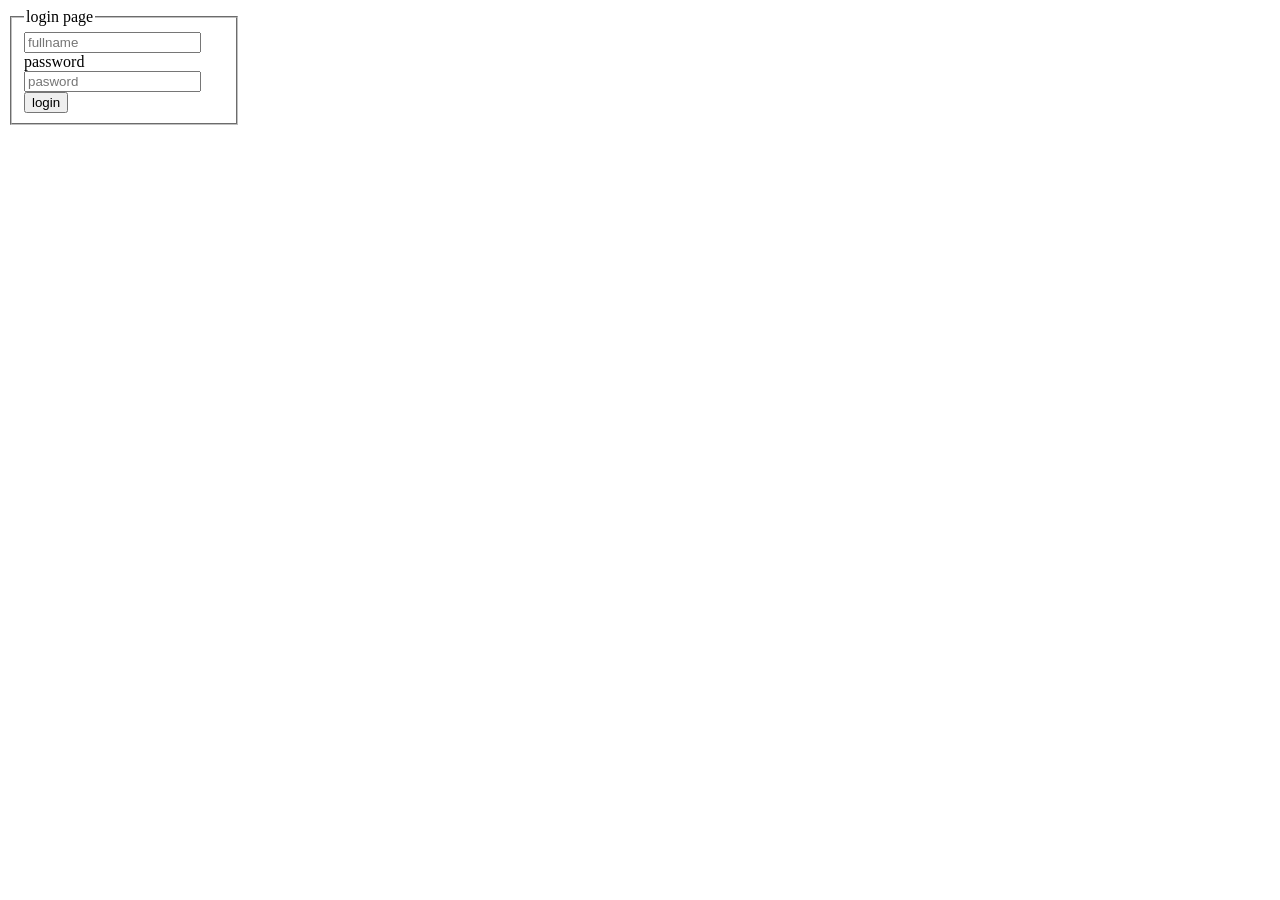
<file: day3form.html>
<!DOCTYPE html>
<html lang="en">
<head>
    <meta charset="UTF-8">
    <meta name="viewport" content="width=device-width, initial-scale=1.0">
    <title>Document</title>
</head>
<body>
    <fieldset style="width: 200px;">
        <legend>login page</legend>
        <form action="redirectionur1" method="get">
            <!-- method=get or post -->
        <input type="text" placeholder="fullname">
        <br>
        <label >password</label> <br>
        <input type="password" placeholder="pasword">
        <br><input type="submit" value="login">
        </form>        

    </fieldset>
</body>
</html>
</file>
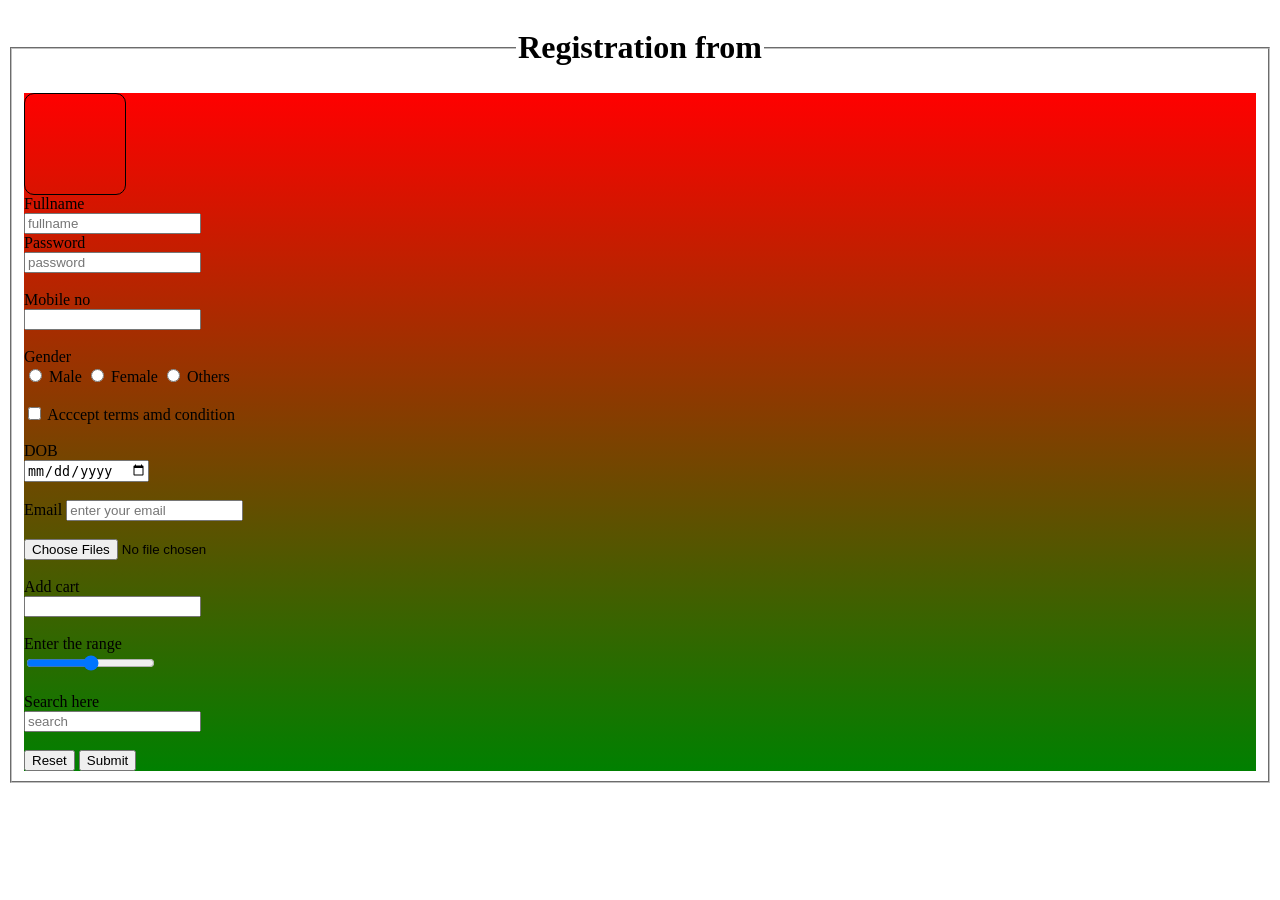
<file: day4.html>
<!DOCTYPE html>
<html lang="en">
<head>
    <meta charset="UTF-8">
    <meta name="viewport" content="width=device-width, initial-scale=1.0">
    <title>Document</title>
     <link rel="stylesheet" href="./day4.css">
</head>
<body>
   
    <fieldset>
        <legend style="text-align: center;"><h1>Registration from</h1></legend>
        <form method="get" style="background: linear-gradient(red,green);">
            <div class="circle">
                <div class="box"></div>
                <div class="box"></div>
                <div class="box"></div>
                <div class="box"></div>
            </div>
            <label id="name">Fullname</label> <br>
            <input type="text" placeholder="fullname " minlength="1" name="fullname" required >
            <br>
            <label >Password</label> <br>
            <input type="password" placeholder="password" name="password"> <br> <br>
            <label >Mobile no</label> <br> 
            <!-- <input type="tel" placeholder="telephone number" pattern="^(\+91[\-\s]?)?[6-9]\d{9}$"> -->
            <input type="tel" maxlength="10"  pattern="[6-9][0-9]{9}"> <br> <br>
            <label >Gender</label> <br>
            
            <input type="radio" name="gender"> 
            <label >Male</label>
            <input type="radio" name="gender">
            <label>Female</label>
            <input type="radio" name="gender">
            <label >Others</label> <br> <br>
            <input class="poi" type="checkbox"> 
            <label class="poi" >Acccept terms amd condition</label> <br> <br>
            <label>DOB</label> <br>   
            <input type="date" > <br> <br>
            <label >Email</label>
            <input type="email" placeholder="enter your email" >
             <br> <br>
            <input type="file" accept=".pdf , .jpeg" multiple>
            <br> <br>
            <label >Add cart</label> <br>
            <input type="number"> <br> <br>
            <label >Enter the range</label> <br> 
            <input type="range" > <br> <br>
            <label >Search here</label> <br>
            <input type="search" placeholder="search">
            <br> <br>
            <input type="reset">
            <input type="submit">
        </form>
    </fieldset>
</body>
</html>
</file>
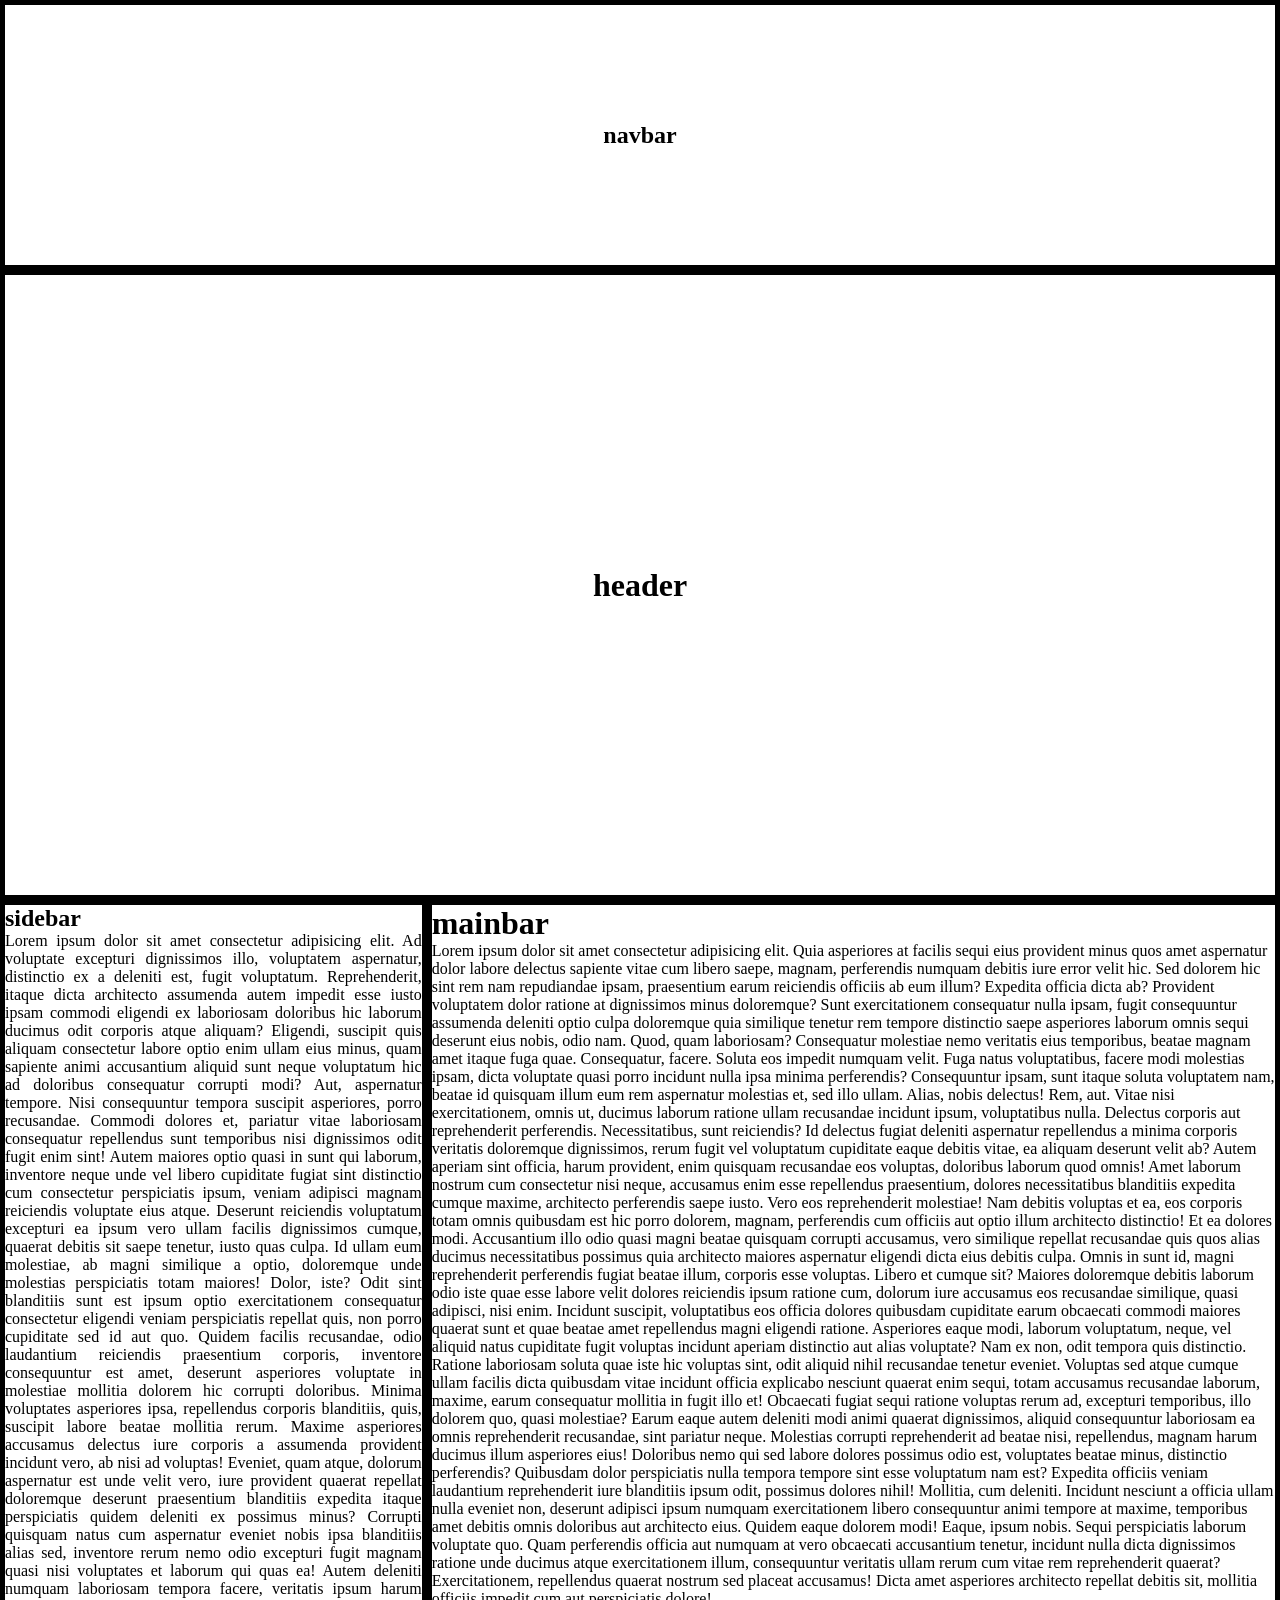
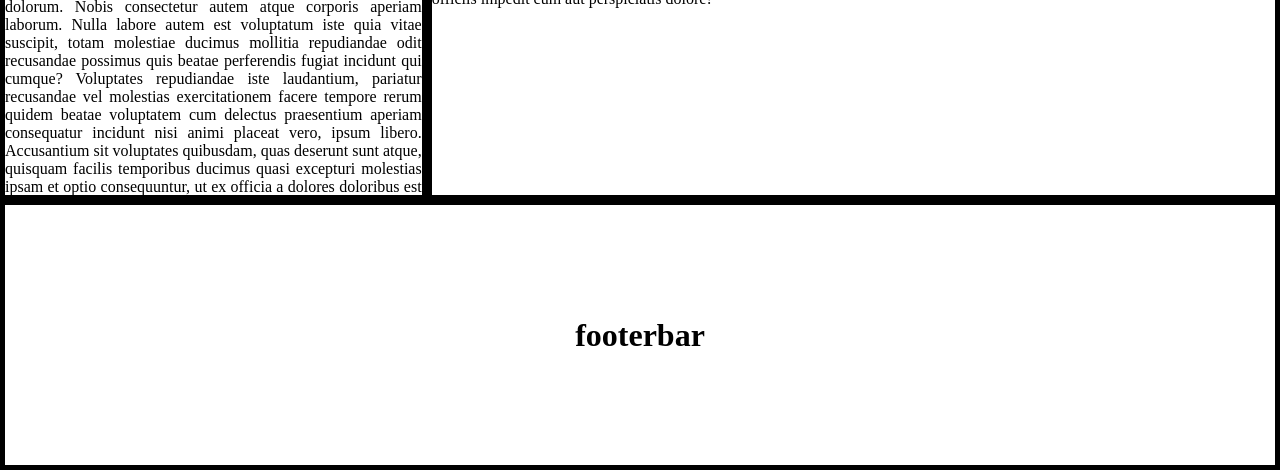
<file: layout.html>
<!DOCTYPE html>
<html lang="en">
<head>
    <meta charset="UTF-8">
    <meta name="viewport" content="width=device-width, initial-scale=1.0">
    <title>Document</title>
    <link rel="stylesheet" href="./layout.css">
</head>
<body>
    <div class="layout">
         <nav>
            <h1>navbar</h1>
         </nav>
         <header>
            <h1>header</h1>
         </header>
         <aside>
           <h1>sidebar</h1>
           <p>Lorem ipsum dolor sit amet consectetur adipisicing elit. Ad voluptate excepturi dignissimos illo, voluptatem aspernatur, distinctio ex a deleniti est, fugit voluptatum. Reprehenderit, itaque dicta architecto assumenda autem impedit esse iusto ipsam commodi eligendi ex laboriosam doloribus hic laborum ducimus odit corporis atque aliquam? Eligendi, suscipit quis aliquam consectetur labore optio enim ullam eius minus, quam sapiente animi accusantium aliquid sunt neque voluptatum hic ad doloribus consequatur corrupti modi? Aut, aspernatur tempore. Nisi consequuntur tempora suscipit asperiores, porro recusandae. Commodi dolores et, pariatur vitae laboriosam consequatur repellendus sunt temporibus nisi dignissimos odit fugit enim sint! Autem maiores optio quasi in sunt qui laborum, inventore neque unde vel libero cupiditate fugiat sint distinctio cum consectetur perspiciatis ipsum, veniam adipisci magnam reiciendis voluptate eius atque. Deserunt reiciendis voluptatum excepturi ea ipsum vero ullam facilis dignissimos cumque, quaerat debitis sit saepe tenetur, iusto quas culpa. Id ullam eum molestiae, ab magni similique a optio, doloremque unde molestias perspiciatis totam maiores! Dolor, iste? Odit sint blanditiis sunt est ipsum optio exercitationem consequatur consectetur eligendi veniam perspiciatis repellat quis, non porro cupiditate sed id aut quo. Quidem facilis recusandae, odio laudantium reiciendis praesentium corporis, inventore consequuntur est amet, deserunt asperiores voluptate in molestiae mollitia dolorem hic corrupti doloribus. Minima voluptates asperiores ipsa, repellendus corporis blanditiis, quis, suscipit labore beatae mollitia rerum. Maxime asperiores accusamus delectus iure corporis a assumenda provident incidunt vero, ab nisi ad voluptas! Eveniet, quam atque, dolorum aspernatur est unde velit vero, iure provident quaerat repellat doloremque deserunt praesentium blanditiis expedita itaque perspiciatis quidem deleniti ex possimus minus? Corrupti quisquam natus cum aspernatur eveniet nobis ipsa blanditiis alias sed, inventore rerum nemo odio excepturi fugit magnam quasi nisi voluptates et laborum qui quas ea! Autem deleniti numquam laboriosam tempora facere, veritatis ipsum harum dolorum. Nobis consectetur autem atque corporis aperiam laborum. Nulla labore autem est voluptatum iste quia vitae suscipit, totam molestiae ducimus mollitia repudiandae odit recusandae possimus quis beatae perferendis fugiat incidunt qui cumque? Voluptates repudiandae iste laudantium, pariatur recusandae vel molestias exercitationem facere tempore rerum quidem beatae voluptatem cum delectus praesentium aperiam consequatur incidunt nisi animi placeat vero, ipsum libero. Accusantium sit voluptates quibusdam, quas deserunt sunt atque, quisquam facilis temporibus ducimus quasi excepturi molestias ipsam et optio consequuntur, ut ex officia a dolores doloribus est porro eius. Sint illum, cum dolorem eos voluptatibus fugit debitis excepturi ad saepe quam. Eius consequuntur incidunt, temporibus alias maxime nulla quas molestiae distinctio accusantium dolorem. Molestias assumenda illum nihil eius harum blanditiis, cupiditate sint, tempore aliquam veniam itaque sequi voluptates, eveniet explicabo vitae consequatur culpa libero inventore voluptatibus quia! Id quod perspiciatis autem earum est libero, neque ipsum consequatur consectetur! Veritatis cupiditate rerum quaerat laboriosam hic adipisci nesciunt eum consectetur, optio iusto odit nemo odio mollitia dolor numquam repudiandae dolore quam magni quia magnam. Fugit doloremque facere, nam quisquam laboriosam atque culpa iste amet dolore modi non quidem placeat, nisi dolorum illum eius ratione rerum unde? Nulla ratione, ipsum repudiandae similique accusamus tempora in maiores quam officiis, excepturi eligendi placeat, reiciendis sequi nisi!</p>
         </aside>
         <main>
            <h1>mainbar</h1>
            <p>Lorem ipsum dolor sit amet consectetur adipisicing elit. Quia asperiores at facilis sequi eius provident minus quos amet aspernatur dolor labore delectus sapiente vitae cum libero saepe, magnam, perferendis numquam debitis iure error velit hic. Sed dolorem hic sint rem nam repudiandae ipsam, praesentium earum reiciendis officiis ab eum illum? Expedita officia dicta ab? Provident voluptatem dolor ratione at dignissimos minus doloremque? Sunt exercitationem consequatur nulla ipsam, fugit consequuntur assumenda deleniti optio culpa doloremque quia similique tenetur rem tempore distinctio saepe asperiores laborum omnis sequi deserunt eius nobis, odio nam. Quod, quam laboriosam? Consequatur molestiae nemo veritatis eius temporibus, beatae magnam amet itaque fuga quae. Consequatur, facere. Soluta eos impedit numquam velit. Fuga natus voluptatibus, facere modi molestias ipsam, dicta voluptate quasi porro incidunt nulla ipsa minima perferendis? Consequuntur ipsam, sunt itaque soluta voluptatem nam, beatae id quisquam illum eum rem aspernatur molestias et, sed illo ullam. Alias, nobis delectus! Rem, aut. Vitae nisi exercitationem, omnis ut, ducimus laborum ratione ullam recusandae incidunt ipsum, voluptatibus nulla. Delectus corporis aut reprehenderit perferendis. Necessitatibus, sunt reiciendis? Id delectus fugiat deleniti aspernatur repellendus a minima corporis veritatis doloremque dignissimos, rerum fugit vel voluptatum cupiditate eaque debitis vitae, ea aliquam deserunt velit ab? Autem aperiam sint officia, harum provident, enim quisquam recusandae eos voluptas, doloribus laborum quod omnis! Amet laborum nostrum cum consectetur nisi neque, accusamus enim esse repellendus praesentium, dolores necessitatibus blanditiis expedita cumque maxime, architecto perferendis saepe iusto. Vero eos reprehenderit molestiae! Nam debitis voluptas et ea, eos corporis totam omnis quibusdam est hic porro dolorem, magnam, perferendis cum officiis aut optio illum architecto distinctio! Et ea dolores modi. Accusantium illo odio quasi magni beatae quisquam corrupti accusamus, vero similique repellat recusandae quis quos alias ducimus necessitatibus possimus quia architecto maiores aspernatur eligendi dicta eius debitis culpa. Omnis in sunt id, magni reprehenderit perferendis fugiat beatae illum, corporis esse voluptas. Libero et cumque sit? Maiores doloremque debitis laborum odio iste quae esse labore velit dolores reiciendis ipsum ratione cum, dolorum iure accusamus eos recusandae similique, quasi adipisci, nisi enim. Incidunt suscipit, voluptatibus eos officia dolores quibusdam cupiditate earum obcaecati commodi maiores quaerat sunt et quae beatae amet repellendus magni eligendi ratione. Asperiores eaque modi, laborum voluptatum, neque, vel aliquid natus cupiditate fugit voluptas incidunt aperiam distinctio aut alias voluptate? Nam ex non, odit tempora quis distinctio. Ratione laboriosam soluta quae iste hic voluptas sint, odit aliquid nihil recusandae tenetur eveniet. Voluptas sed atque cumque ullam facilis dicta quibusdam vitae incidunt officia explicabo nesciunt quaerat enim sequi, totam accusamus recusandae laborum, maxime, earum consequatur mollitia in fugit illo et! Obcaecati fugiat sequi ratione voluptas rerum ad, excepturi temporibus, illo dolorem quo, quasi molestiae? Earum eaque autem deleniti modi animi quaerat dignissimos, aliquid consequuntur laboriosam ea omnis reprehenderit recusandae, sint pariatur neque. Molestias corrupti reprehenderit ad beatae nisi, repellendus, magnam harum ducimus illum asperiores eius! Doloribus nemo qui sed labore dolores possimus odio est, voluptates beatae minus, distinctio perferendis? Quibusdam dolor perspiciatis nulla tempora tempore sint esse voluptatum nam est? Expedita officiis veniam laudantium reprehenderit iure blanditiis ipsum odit, possimus dolores nihil! Mollitia, cum deleniti. Incidunt nesciunt a officia ullam nulla eveniet non, deserunt adipisci ipsum numquam exercitationem libero consequuntur animi tempore at maxime, temporibus amet debitis omnis doloribus aut architecto eius. Quidem eaque dolorem modi! Eaque, ipsum nobis. Sequi perspiciatis laborum voluptate quo. Quam perferendis officia aut numquam at vero obcaecati accusantium tenetur, incidunt nulla dicta dignissimos ratione unde ducimus atque exercitationem illum, consequuntur veritatis ullam rerum cum vitae rem reprehenderit quaerat? Exercitationem, repellendus quaerat nostrum sed placeat accusamus! Dicta amet asperiores architecto repellat debitis sit, mollitia officiis impedit cum aut perspiciatis dolore!
            </p>
         </main>
         <footer>
            <h1>footerbar</h1>
         </footer>
     </div>
</body>
</html>
</file>
<file: netflex/style.css>
*{
    margin: 0;
    padding: 0;
    box-sizing: border-box;
}
nav{
    display: flex;
    gap: 60rem;
    
}
nav img{
    margin-left: 1rem;
    height: 100px;
    width: 150px;
}
.navopt{
    margin-top: 2rem;
    
}
.opt{
    height: 3rem;
    width: 9rem;
    background-color: transparent;
    color: white;
    border-radius: 5px;
    margin-right: 1rem;
}
.opt1{
    height: 3rem;
    width: 9rem;
    background-color: red;
    color: white;
    border-radius: 5px;
}
.opt1:hover{
    background-color: rgb(186, 6, 6)
}

.header{
    background: url(./img/DE-en-20260323-TRIFECTA-perspective_ed2c84d9-7586-427a-bc32-280c98a2283a_medium.jpeg)no-repeat center/cover;
    min-height: 100vh;
    position: relative;
}

.headers{
    text-align: center;
   margin-top: 5rem;
}
.h1{
    font-size: 70px;
    color: white;
}
.h3{
    font-size: 50px;
    color: white;
}
.headers p {
    color: white;
    font-size: 20px;
    margin-top: 2rem;
    margin-bottom: 2rem;
}
.butt{
    background-color: rgb(0, 0, 0.5);
    border-radius: 20px;
    height: 5rem;
    width: 20rem;
}
.start{
    background-color: red;
    height: 5rem;
    width: 10rem;
    border-radius: 20px;
}
.start:hover{
    background-color: rgb(167, 2, 2);
}

main{
    background-color: black;
    
}
.tit{
    color: white;
    padding: 2rem;
    margin-left: 2rem;
    font-size: 50px;
}
.imgs{
    padding: 2rem;
    padding-left: 5rem;
    display: flex;
    gap: 2.5rem;
    
}
.movies{
    border-radius: 20px;
    transition: 0.3s ;
    height: 12rem;
    width: 10rem;
}
.movies:hover{
    transform: scale(1.2);
}
.head{
    color: white;
    padding: 2rem;
    margin-left: 2rem;
    font-size: 50px;
}
.featers{
    display: flex;
    color: white;
    margin-left: 2rem;
    gap: 1rem;
    margin-right: 2rem;
}
.box{  
    margin-left:1rem;
}
.box img{
    margin-top: 50px;
    margin-left: 200px;
}
.head1{
    color: white;
    padding: 2rem;
    font-size: 50px;
}
.box1{
    color: white;
}
footer{
    background-color: black;
}
footer h1{
    color: white;
    text-align: center;
    margin-top: 2rem;
}
.last{
    color: white;
    margin-left: 35rem;
    margin-top: 2rem;
}
.mail{
    background-color: transparent;
    width: 400px;
    height: 50px;
}
.startm{
    background-color: rgb(218, 5, 5);
    color: white;
    width: 100px;
    height: 50px;
}
.abouts a{
    color: white;
}
.abouts{
    display: grid ;
  grid-template-columns: repeat(3,auto);
  gap: 10px;
  margin-top: 2rem;
     
}
.ll{
    color: white;
    margin-left: 2rem;
}
.oo{
    color: rgb(48, 44, 39);
    text-align: left;
    margin-left: 2rem;
    font-size: 20px;

}
</file>
<file: day4.css>
.name{
    font-size: x-large;
}
.form{
    width: 350px;
    height: 100vh;
}

.circle{
    border: solid 1px black;
    width: 100px;
    height: 100px;
    border-radius: 10px;
    display: flex;
}
.box{
    width: 50px;
    height: 30px;
}
</file>
<file: layout.css>
*{
    margin: 0;
    padding: 0;
    box-sizing: border-box;
    font-family: cursive; 
    /* box explore */
/* remove default margin and padding  from all tags */
}
nav, header, aside, main, footer{
    border: 5px solid black;
}
.layout{
    display: grid;
    /* we apply it on parent element */
    /* convvert inline elements to block elements */
    /* create page layout */
    grid-template-columns: 1fr 2fr;
    /*repeat(2, auto)  = auto auto (num of coll i want to get)  also 1fr 3fr*/
    /* auto will separate the blocks equally */
    /* (5,1fr), */
    grid-template-rows: 30vh 70vh 1fr 30vh;
    /* fr be flexible increase as per required */
    grid-template-areas:
        "nav nav"
        "header header"
        "sidebar mainbar"
        "footer footer"
    ;

}
nav{
    grid-area: nav;
    text-align: center;
    align-content: center;
}
header{
    grid-area: header;
    text-align: center;
     align-content: center;
}
aside{
    grid-area: sidebar;
    overflow-y: scroll;
    text-align: justify;
    height: 100vh;

}
main{
    grid-area: mainbar;
    overflow-y: scroll;

}
footer{
    text-align: center;
    grid-area: footer;
     align-content: center;
}
</file>
